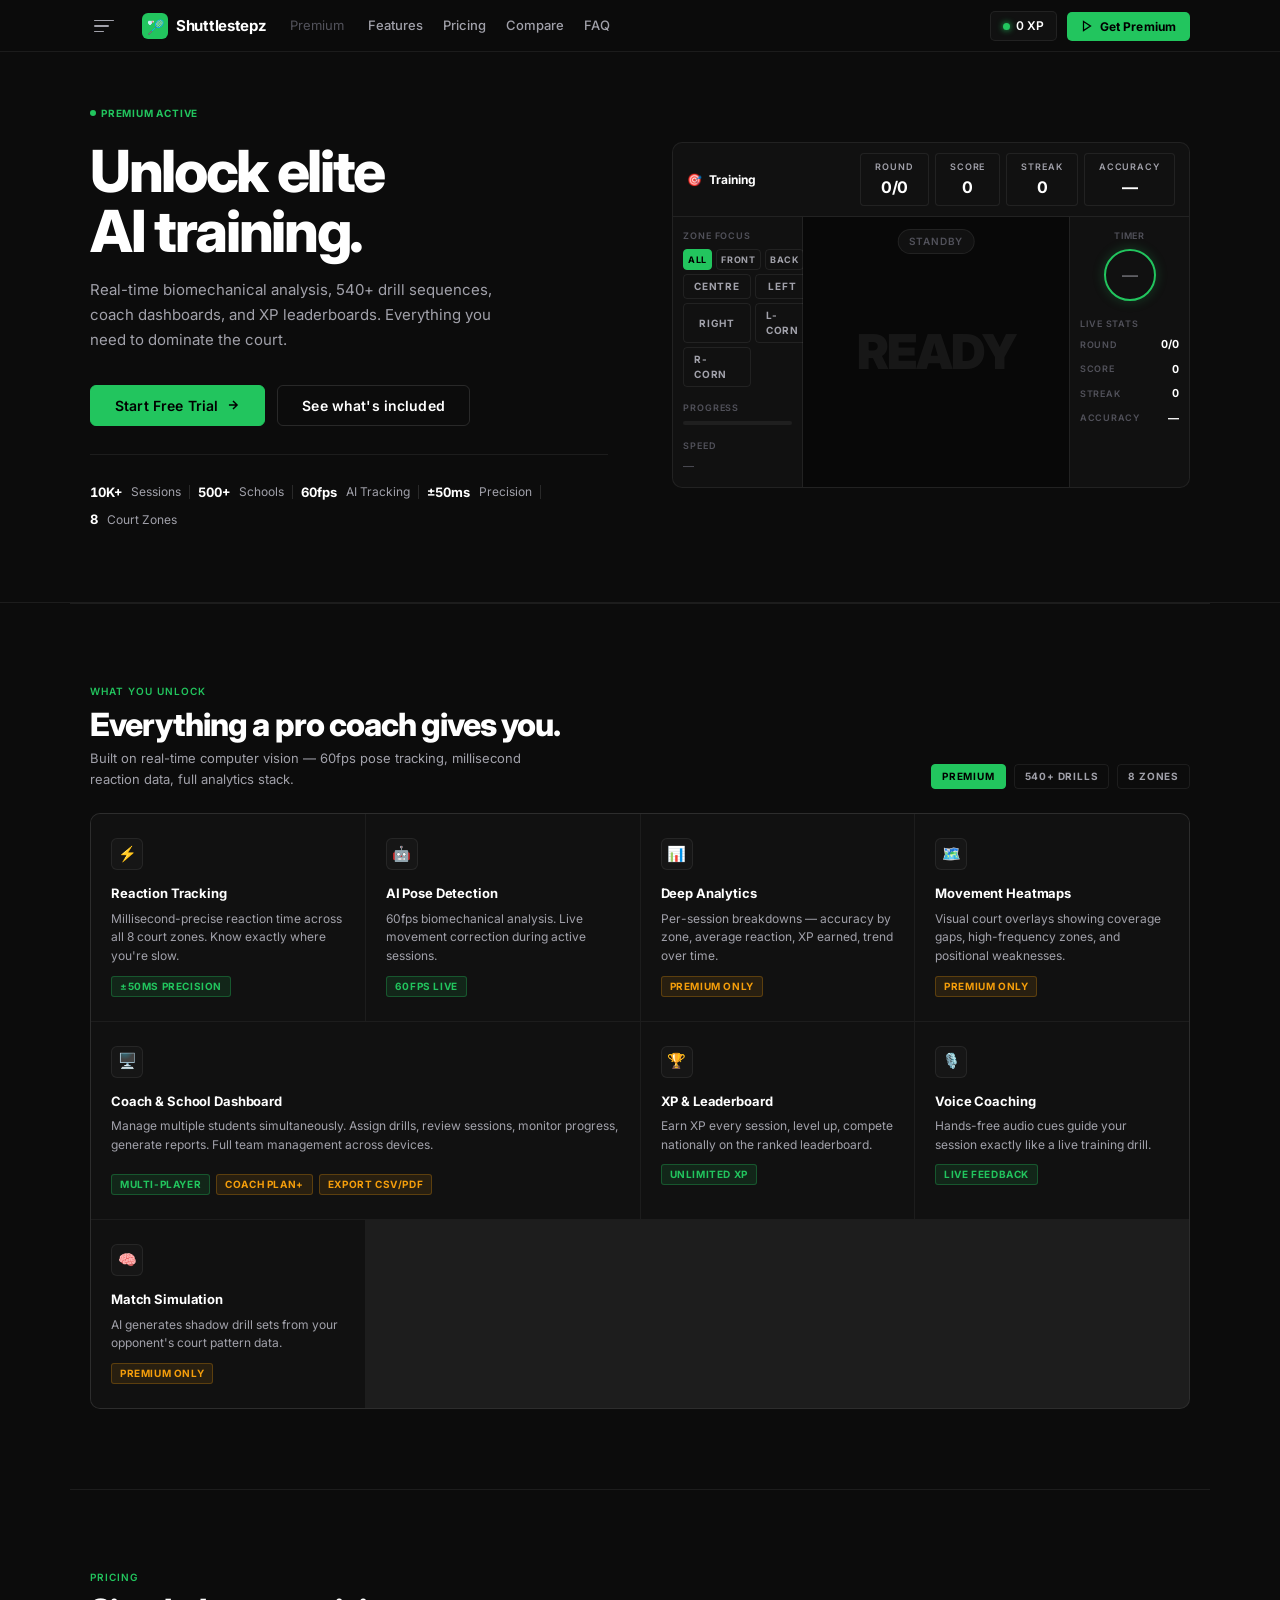
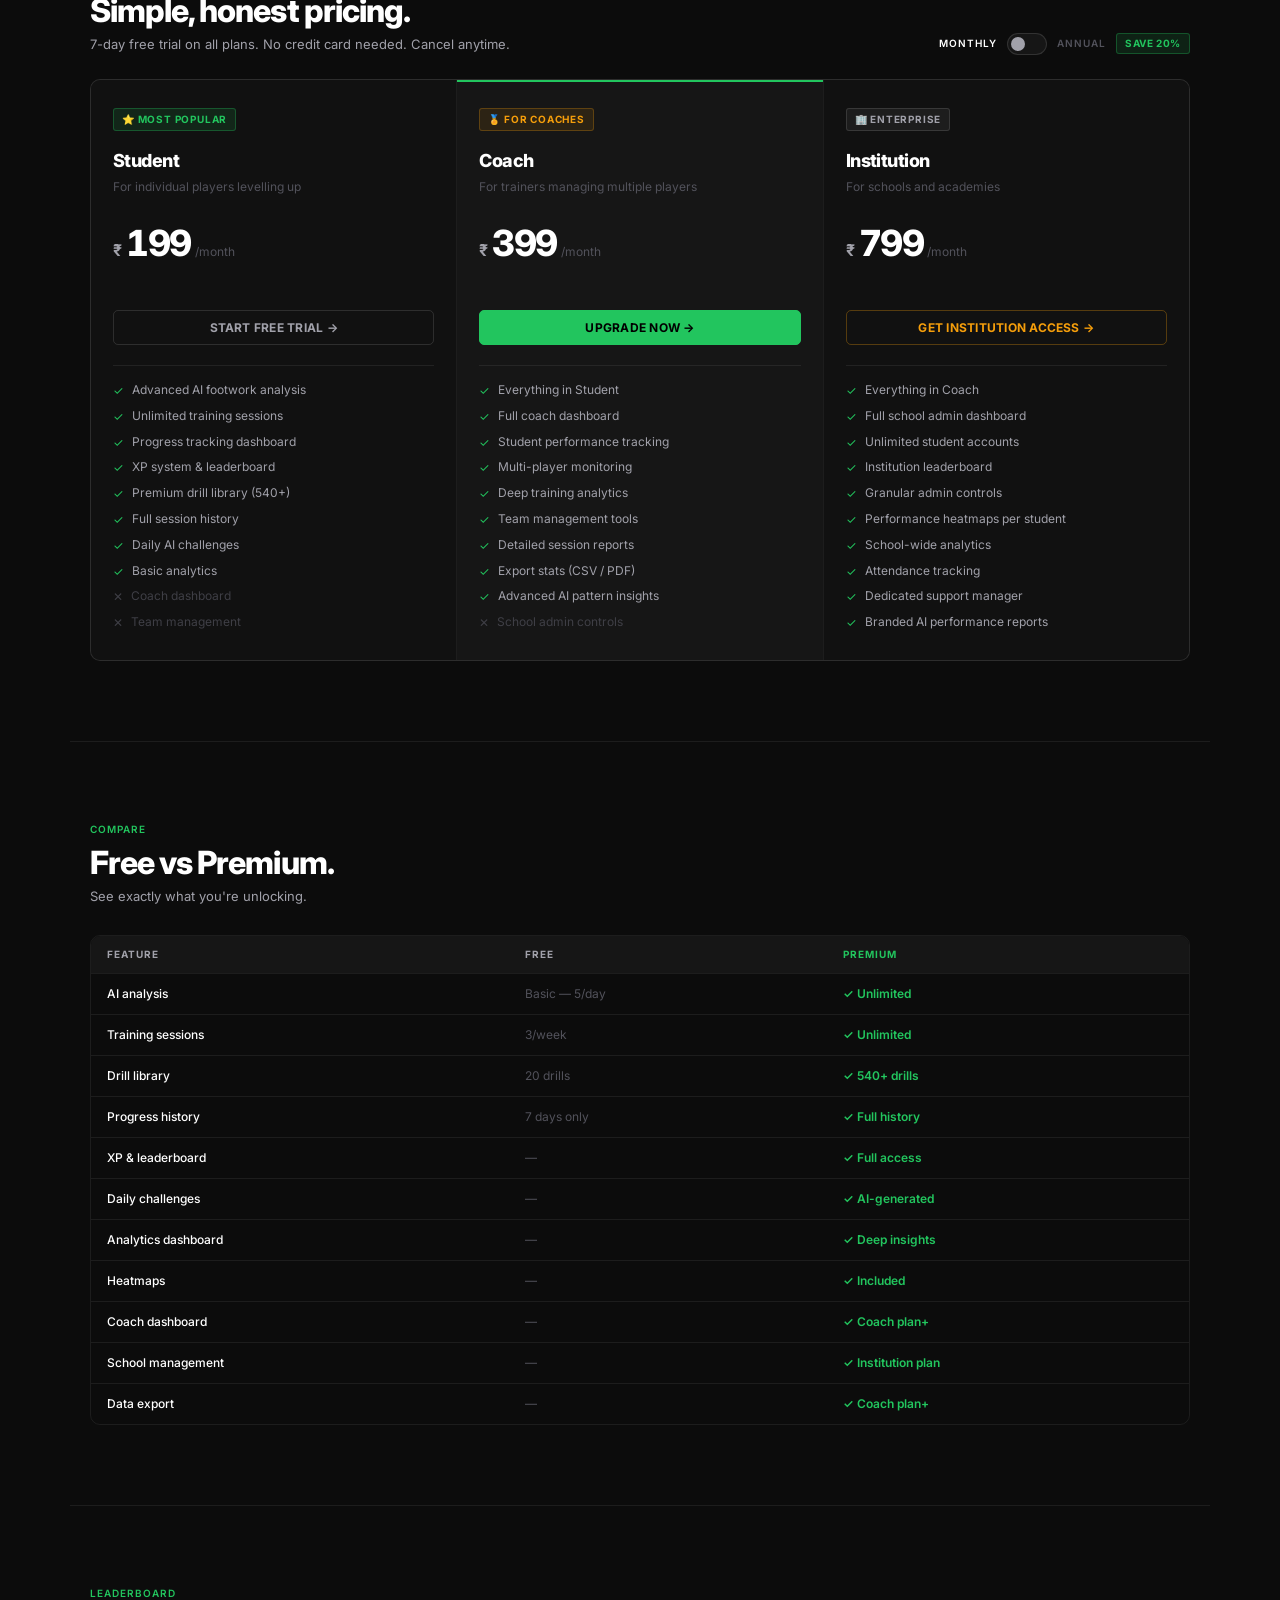
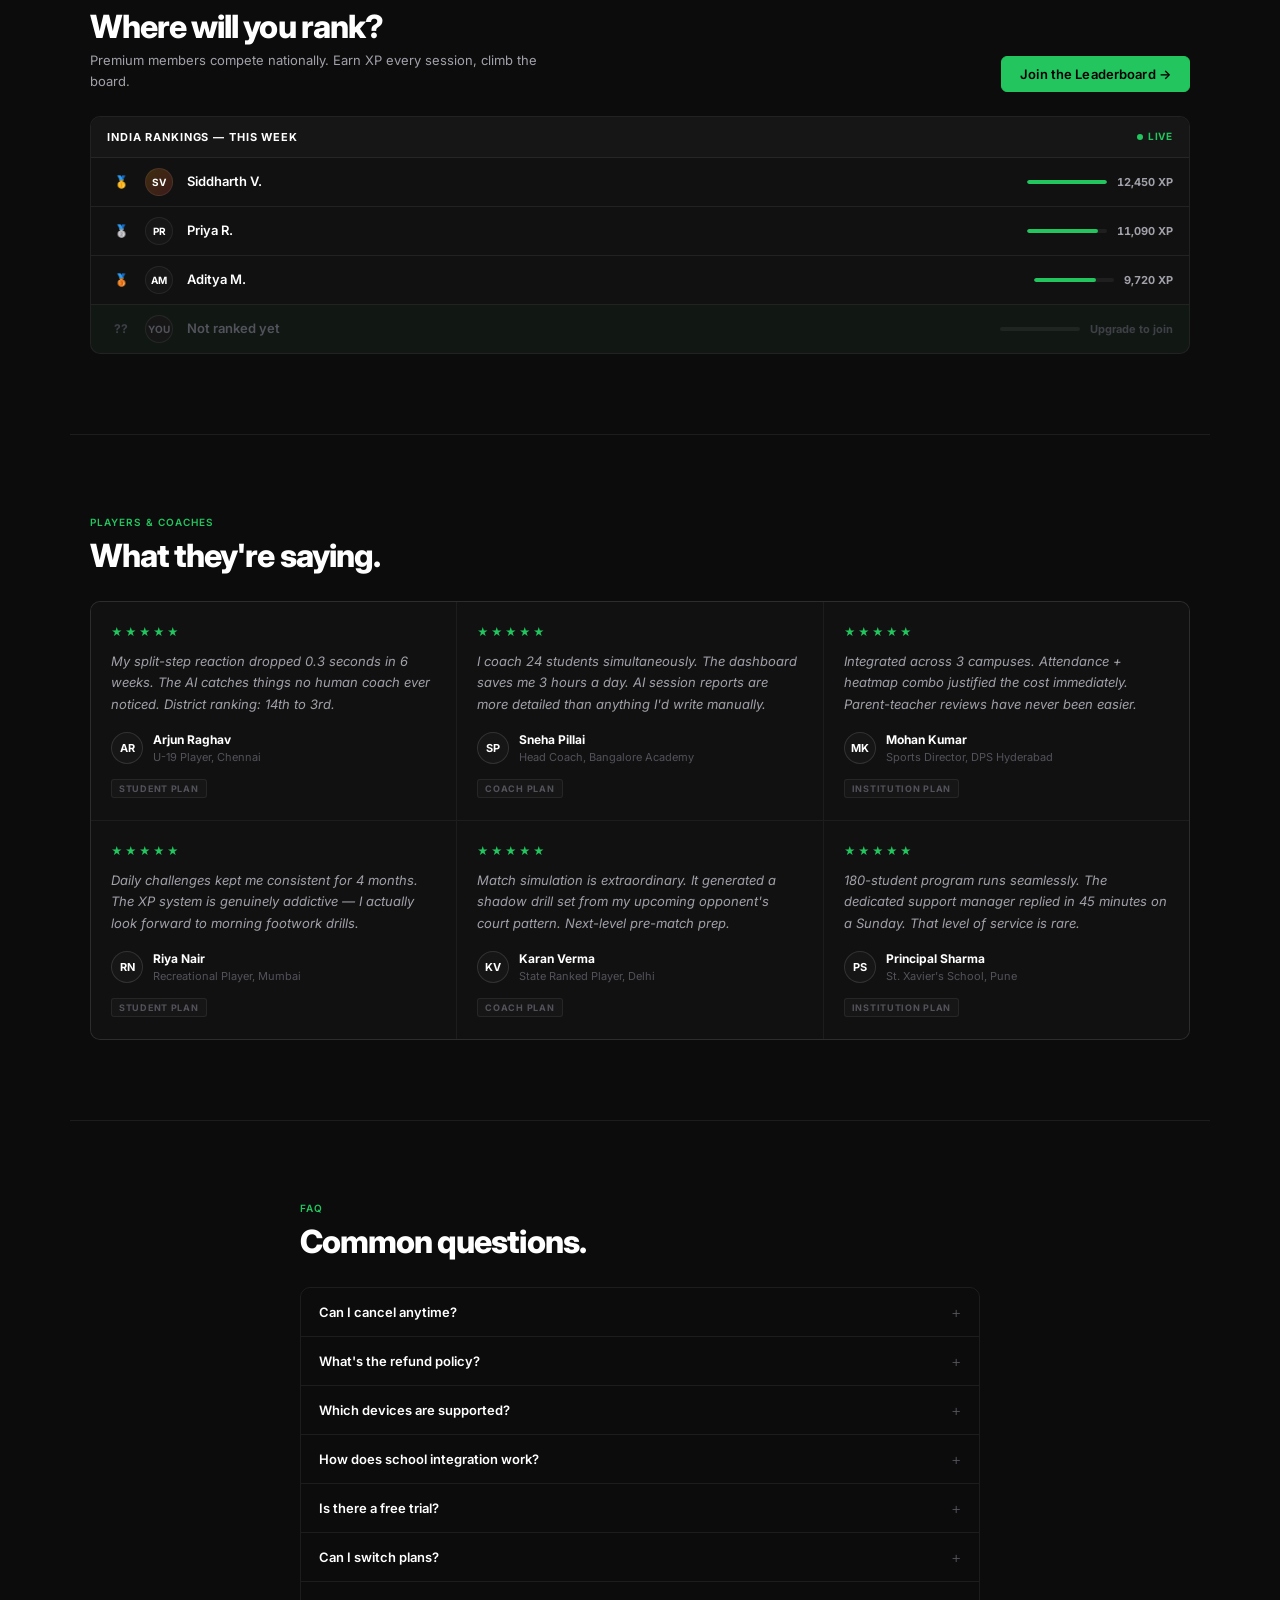
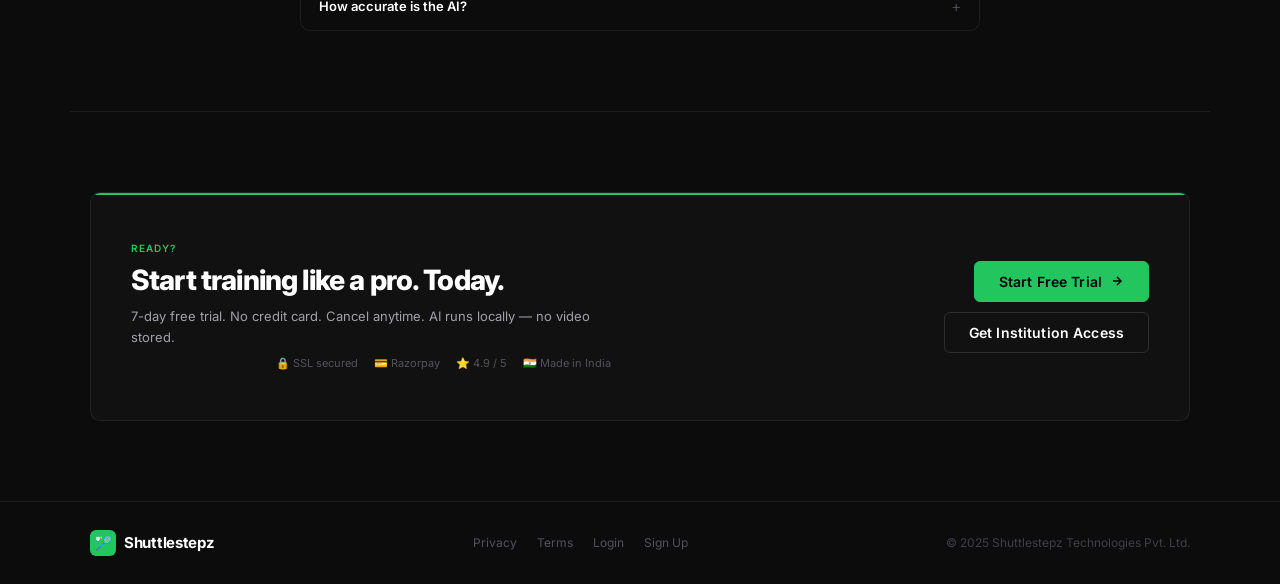
<file: premium.html>
<!DOCTYPE html>
<html lang="en">
<head>
<meta charset="UTF-8"/>
<meta name="viewport" content="width=device-width, initial-scale=1.0"/>
<title>Premium — Shuttlestepz</title>
<link rel="preconnect" href="https://fonts.googleapis.com"/>
<link href="https://fonts.googleapis.com/css2?family=Inter:wght@300;400;500;600;700;800;900&display=swap" rel="stylesheet"/>
<style>
/* =========================================================
   DESIGN TOKENS — extracted from app screenshot
   ========================================================= */
*,*::before,*::after{box-sizing:border-box;margin:0;padding:0}
:root{
  /* Backgrounds — very dark, almost black */
  --bg:       #0c0c0c;
  --bg-panel: #111111;
  --bg-card:  #131313;
  --bg-card2: #161616;
  --bg-hover: #1a1a1a;

  /* Borders — exact from app */
  --border:   rgba(255,255,255,0.07);
  --border-hi:rgba(255,255,255,0.12);

  /* Accents — exact colors from screenshot */
  --green:    #22c55e;   /* XP, Start Training, active button, timer ring */
  --green-bg: rgba(34,197,94,0.12);
  --green-border: rgba(34,197,94,0.3);
  --red:      #ef4444;   /* Stop button */
  --red-bg:   rgba(239,68,68,0.12);
  --red-border:rgba(239,68,68,0.3);
  --amber:    #f59e0b;   /* Standby */
  --amber-bg: rgba(245,158,11,0.1);

  /* Text */
  --t1: #ffffff;
  --t2: #a1a1aa;   /* muted labels like ZONE FOCUS, LIVE STATS */
  --t3: #52525b;   /* very muted */
  --t4: #3f3f46;   /* disabled/placeholder */

  --font:'Inter',-apple-system,BlinkMacSystemFont,sans-serif;
  --r:6px;
  --r-sm:4px;
  --ease:cubic-bezier(0.4,0,0.2,1);
}

html{scroll-behavior:smooth}
body{
  background:var(--bg);color:var(--t1);
  font-family:var(--font);font-size:14px;
  line-height:1.5;overflow-x:hidden;
}
::-webkit-scrollbar{width:4px}
::-webkit-scrollbar-track{background:var(--bg)}
::-webkit-scrollbar-thumb{background:rgba(255,255,255,0.1);border-radius:4px}
/* Sit above canvas */
nav,section,.sec,.hero,footer{position:relative;z-index:1}


/* =========================================================
   LABEL STYLE — ALL CAPS tracked, like "ZONE FOCUS", "LIVE STATS"
   ========================================================= */
.label{
  font-size:10px;font-weight:600;letter-spacing:0.1em;
  text-transform:uppercase;color:var(--t2);
}

/* =========================================================
   NAV — exact match to app topbar
   ========================================================= */
nav{
  position:fixed;top:0;left:0;right:0;z-index:900;
  background:rgba(12,12,12,0.96);
  backdrop-filter:blur(12px);
  -webkit-backdrop-filter:blur(12px);
  border-bottom:1px solid var(--border);
  height:52px;
}
.nav-inner{
  max-width:1140px;margin:0 auto;
  padding:0 20px;height:52px;
  display:flex;align-items:center;gap:24px;
}

/* Hamburger icon — matches app */
.nav-menu-icon{
  display:flex;flex-direction:column;justify-content:center;
  gap:4px;width:28px;height:28px;
  background:none;border:none;cursor:pointer;padding:4px;
  flex-shrink:0;
}
.nav-menu-icon span{
  display:block;height:1.5px;
  background:var(--t2);border-radius:2px;transition:0.2s;
}
.nav-menu-icon span:nth-child(1){width:100%}
.nav-menu-icon span:nth-child(2){width:75%}
.nav-menu-icon span:nth-child(3){width:50%}

/* Logo — green leaf icon + wordmark */
.nav-logo{
  display:flex;align-items:center;gap:8px;
  text-decoration:none;flex-shrink:0;
}
.nav-logo-icon{
  width:26px;height:26px;
  background:var(--green);border-radius:6px;
  display:flex;align-items:center;justify-content:center;
  font-size:14px;
}
.nav-logo-text{
  font-size:15px;font-weight:700;color:var(--t1);
  letter-spacing:-0.02em;
}
.nav-page-label{
  font-size:13px;color:var(--t3);
  font-weight:400;
}

.nav-right{display:flex;align-items:center;gap:10px;margin-left:auto}

/* XP badge — green dot + "0 XP" — from app top-right */
.xp-badge{
  display:flex;align-items:center;gap:6px;
  background:var(--bg-panel);
  border:1px solid var(--border);
  padding:5px 12px;border-radius:5px;
  font-size:12px;font-weight:600;color:var(--t1);
}
.xp-dot{
  width:7px;height:7px;border-radius:50%;
  background:var(--green);
  box-shadow:0 0 6px var(--green);
}

/* Green "Start Training" style CTA button */
.btn-green{
  display:inline-flex;align-items:center;gap:7px;
  background:var(--green);color:#000;
  border:none;padding:7px 14px;border-radius:5px;
  font-family:var(--font);font-size:12px;font-weight:700;
  letter-spacing:0.01em;cursor:pointer;
  transition:opacity 0.2s,transform 0.15s var(--ease);
}
.btn-green:hover{opacity:0.88;transform:translateY(-1px)}
.btn-green svg{width:12px;height:12px}

/* Nav links */
.nav-links{display:flex;gap:20px}
.nav-links a{
  font-size:13px;font-weight:500;color:var(--t2);
  text-decoration:none;transition:color 0.15s;
}
.nav-links a:hover{color:var(--t1)}

/* Mobile menu */
.mob-menu{
  display:none;flex-direction:column;
  background:rgba(12,12,12,0.98);
  border-bottom:1px solid var(--border);
  padding:12px 20px 16px;gap:10px;
}
.mob-menu a{font-size:14px;color:var(--t2);text-decoration:none;padding:4px 0}
.mob-menu.open{display:flex}

/* =========================================================
   BUTTONS — compact, angular, from the app
   ========================================================= */
.btn{
  display:inline-flex;align-items:center;gap:8px;
  padding:9px 18px;border-radius:var(--r);
  font-family:var(--font);font-size:13px;font-weight:600;
  cursor:pointer;border:1px solid transparent;
  transition:all 0.15s var(--ease);text-decoration:none;
  letter-spacing:0.01em;white-space:nowrap;
}
.btn-primary{
  background:var(--green);color:#000;border-color:var(--green);
}
.btn-primary:hover{opacity:0.87;transform:translateY(-1px)}
.btn-ghost{
  background:transparent;color:var(--t1);
  border-color:var(--border-hi);
}
.btn-ghost:hover{background:var(--bg-hover);border-color:rgba(255,255,255,0.2)}
.btn-lg{padding:11px 24px;font-size:14px}
.btn svg{width:14px;height:14px;flex-shrink:0}
.btn:hover svg{transform:translateX(2px);transition:transform 0.15s}

/* =========================================================
   ZONE BUTTON STYLE — from the "ALL / FRONT / BACK" grid
   ========================================================= */
.zone-tag{
  display:inline-flex;align-items:center;justify-content:center;
  padding:4px 10px;border-radius:4px;
  font-size:10px;font-weight:700;letter-spacing:0.08em;
  text-transform:uppercase;cursor:default;
  border:1px solid var(--border);color:var(--t2);
  background:transparent;
}
.zone-tag.active{
  background:var(--green);color:#000;border-color:var(--green);
}

/* =========================================================
   STAT CHIP — "ROUND 0/0", "SCORE 0" style from app
   ========================================================= */
.stat-chip{
  display:flex;flex-direction:column;align-items:center;
  padding:6px 14px;
  border:1px solid var(--border);border-radius:var(--r-sm);
  background:var(--bg-panel);
  gap:2px;
}
.stat-chip .chip-label{
  font-size:9px;font-weight:600;letter-spacing:0.1em;
  text-transform:uppercase;color:var(--t2);
}
.stat-chip .chip-val{
  font-size:16px;font-weight:700;color:var(--t1);
  letter-spacing:-0.02em;
}

/* =========================================================
   LAYOUT
   ========================================================= */
.wrap{max-width:1140px;margin:0 auto;padding:0 20px}
section{position:relative;z-index:1}

/* section spacing */
.sec{padding:80px 0}

/* =========================================================
   HERO
   ========================================================= */
.hero{
  padding-top:100px;padding-bottom:72px;
  border-bottom:1px solid var(--border);
}
.hero-grid{
  display:grid;grid-template-columns:1fr 1fr;
  gap:64px;align-items:center;
}
.hero-eyebrow{
  display:inline-flex;align-items:center;gap:8px;
  margin-bottom:20px;
}
.hero-eyebrow-text{
  font-size:11px;font-weight:600;letter-spacing:0.1em;
  text-transform:uppercase;color:var(--green);
}
.hero h1{
  font-size:clamp(36px,5vw,58px);
  font-weight:800;letter-spacing:-0.04em;
  line-height:1.05;margin-bottom:16px;
  color:var(--t1);
}
.hero h1 .dim{color:var(--t3)}
.hero-sub{
  font-size:15px;color:var(--t2);
  line-height:1.65;margin-bottom:32px;
  max-width:440px;
}
.hero-actions{display:flex;align-items:center;gap:12px;flex-wrap:wrap}

/* Stats row — like the "60fps · ±50ms · 8 zones" line */
.stats-row{
  display:flex;align-items:center;gap:8px;
  flex-wrap:wrap;margin-top:28px;padding-top:28px;
  border-top:1px solid var(--border);
}
.stats-row .stat-item{
  display:flex;align-items:center;gap:6px;
  font-size:12px;color:var(--t2);
}
.stats-row .stat-item .val{
  font-size:13px;font-weight:700;color:var(--t1);
  font-variant-numeric:tabular-nums;
}
.stats-sep{width:1px;height:14px;background:var(--border-hi)}

/* Hero right — Training panel mockup */
.hero-panel{
  background:var(--bg-panel);
  border:1px solid var(--border);
  border-radius:10px;
  overflow:hidden;
}
.panel-topbar{
  display:flex;align-items:center;justify-content:space-between;
  padding:10px 14px;
  border-bottom:1px solid var(--border);
}
.panel-title{
  display:flex;align-items:center;gap:7px;
  font-size:12px;font-weight:700;color:var(--t1);
}
.panel-title-icon{font-size:12px}
.panel-chip-row{display:flex;gap:6px;align-items:center}

.panel-body{
  display:flex;min-height:240px;
}
.panel-sidebar{
  width:130px;flex-shrink:0;
  border-right:1px solid var(--border);
  padding:12px 10px;
  display:flex;flex-direction:column;gap:14px;
}
.sidebar-section-label{
  font-size:9px;font-weight:600;letter-spacing:0.1em;
  text-transform:uppercase;color:var(--t3);
  margin-bottom:6px;
}
.zone-grid{
  display:grid;grid-template-columns:repeat(3,1fr);
  gap:4px;
}
.zone-grid .zone-tag{width:100%;font-size:9px;padding:3px 4px}
.zone-grid-2{
  display:grid;grid-template-columns:1fr 1fr;
  gap:4px;margin-top:4px;
}

.panel-main{
  flex:1;
  background:#080808;
  display:flex;align-items:center;justify-content:center;
  position:relative;
}
.panel-standby{
  background:rgba(255,255,255,0.04);
  border:1px solid var(--border);
  padding:4px 10px;border-radius:100px;
  font-size:10px;font-weight:600;letter-spacing:0.08em;
  color:var(--t3);text-transform:uppercase;
  position:absolute;top:12px;left:50%;transform:translateX(-50%);
}
.panel-ready{
  font-size:48px;font-weight:900;
  letter-spacing:-0.03em;color:var(--t1);
  opacity:0.06;
}

.panel-right{
  width:120px;flex-shrink:0;
  border-left:1px solid var(--border);
  padding:12px 10px;
  display:flex;flex-direction:column;gap:16px;
}
.timer-ring-wrap{display:flex;flex-direction:column;align-items:center;gap:6px}
.timer-ring-label{font-size:9px;font-weight:600;letter-spacing:0.1em;text-transform:uppercase;color:var(--t3)}
.timer-ring{
  width:52px;height:52px;border-radius:50%;
  border:2px solid var(--green);
  display:flex;align-items:center;justify-content:center;
  box-shadow:0 0 12px rgba(34,197,94,0.25);
  font-size:16px;font-weight:300;color:var(--t2);
}
.live-stats-section{display:flex;flex-direction:column;gap:8px}
.live-stat-row{
  display:flex;justify-content:space-between;align-items:center;
}
.live-stat-row .ls-label{font-size:9px;font-weight:600;letter-spacing:0.08em;text-transform:uppercase;color:var(--t3)}
.live-stat-row .ls-val{font-size:11px;font-weight:700;color:var(--t1);font-variant-numeric:tabular-nums}

/* =========================================================
   FEATURES GRID
   ========================================================= */
.features-grid{
  display:grid;grid-template-columns:repeat(4,1fr);
  gap:1px;
  border:1px solid var(--border);border-radius:10px;
  overflow:hidden;background:var(--border);
}
.feat-card{
  background:var(--bg-panel);
  padding:24px 20px;
  transition:background 0.15s;
  cursor:default;
}
.feat-card:hover{background:var(--bg-card2)}
.feat-card-wide{grid-column:span 2}
.feat-icon{
  width:32px;height:32px;border-radius:6px;
  background:var(--bg-card2);
  border:1px solid var(--border);
  display:flex;align-items:center;justify-content:center;
  font-size:15px;margin-bottom:14px;
  flex-shrink:0;
}
.feat-card h3{
  font-size:13px;font-weight:700;
  color:var(--t1);margin-bottom:6px;
  letter-spacing:-0.01em;
}
.feat-card p{font-size:12px;color:var(--t2);line-height:1.55}
.feat-tag{
  display:inline-block;margin-top:10px;
  padding:2px 8px;border-radius:3px;
  font-size:10px;font-weight:700;letter-spacing:0.06em;
  text-transform:uppercase;
  background:var(--green-bg);color:var(--green);
  border:1px solid var(--green-border);
}
.feat-tag.amber{background:var(--amber-bg);color:var(--amber);border-color:rgba(245,158,11,0.25)}

/* =========================================================
   PRICING
   ========================================================= */
.billing-row{
  display:flex;align-items:center;gap:10px;
  margin-bottom:32px;
}
.billing-row .label{color:var(--t3)}
.billing-row .label.active{color:var(--t1)}
.toggle-wrap{position:relative;width:40px;height:22px}
.toggle-wrap input{opacity:0;width:0;height:0;position:absolute}
.toggle-track{
  position:absolute;inset:0;border-radius:100px;
  background:var(--bg-card2);border:1px solid var(--border-hi);
  cursor:pointer;transition:background 0.2s;
}
.toggle-track::after{
  content:'';position:absolute;
  width:14px;height:14px;top:3px;left:3px;
  background:var(--t2);border-radius:50%;
  transition:transform 0.2s var(--ease);
}
.toggle-wrap input:checked+.toggle-track{background:var(--green);border-color:var(--green)}
.toggle-wrap input:checked+.toggle-track::after{transform:translateX(18px);background:#000}
.save-pill{
  background:var(--green-bg);color:var(--green);
  border:1px solid var(--green-border);
  padding:2px 8px;border-radius:3px;
  font-size:10px;font-weight:700;letter-spacing:0.06em;text-transform:uppercase;
}

.pricing-grid{
  display:grid;grid-template-columns:repeat(3,1fr);
  gap:1px;background:var(--border);
  border:1px solid var(--border);border-radius:10px;overflow:hidden;
}
.price-card{
  background:var(--bg-panel);
  padding:28px 22px;
  display:flex;flex-direction:column;
  transition:background 0.15s;
  position:relative;
}
.price-card:hover{background:var(--bg-card2)}
.price-card.featured{
  background:var(--bg-card2);
}
/* green top line for featured */
.price-card.featured::before{
  content:'';
  position:absolute;top:0;left:0;right:0;height:2px;
  background:var(--green);
}

.plan-badge{
  display:inline-flex;align-items:center;gap:5px;
  padding:3px 8px;border-radius:3px;
  font-size:10px;font-weight:700;letter-spacing:0.08em;
  text-transform:uppercase;margin-bottom:16px;
  align-self:flex-start;
}
.plan-badge.popular{background:var(--green-bg);color:var(--green);border:1px solid var(--green-border)}
.plan-badge.coach{background:rgba(245,158,11,0.1);color:var(--amber);border:1px solid rgba(245,158,11,0.25)}
.plan-badge.enterprise{background:rgba(255,255,255,0.05);color:var(--t2);border:1px solid var(--border-hi)}

.plan-name{
  font-size:18px;font-weight:800;letter-spacing:-0.03em;
  color:var(--t1);margin-bottom:4px;
}
.plan-desc{font-size:12px;color:var(--t3);margin-bottom:20px}

.plan-price{
  display:flex;align-items:baseline;gap:4px;
  margin-bottom:4px;
}
.plan-price .curr{font-size:16px;font-weight:700;color:var(--t2)}
.plan-price .amt{
  font-size:36px;font-weight:800;
  letter-spacing:-0.04em;color:var(--t1);
  font-variant-numeric:tabular-nums;
  transition:all 0.2s var(--ease);
}
.plan-price .per{font-size:12px;color:var(--t3)}
.plan-annual-note{
  font-size:11px;color:var(--green);
  margin-bottom:20px;min-height:16px;
}

.plan-cta{
  width:100%;padding:9px;border-radius:5px;
  font-family:var(--font);font-size:12px;font-weight:700;
  letter-spacing:0.02em;text-transform:uppercase;
  cursor:pointer;border:1px solid;
  transition:all 0.15s;margin-bottom:20px;
  display:flex;align-items:center;justify-content:center;gap:6px;
}
.plan-cta.cta-primary{
  background:var(--green);color:#000;border-color:var(--green);
}
.plan-cta.cta-primary:hover{opacity:0.87}
.plan-cta.cta-ghost{
  background:transparent;color:var(--t2);border-color:var(--border-hi);
}
.plan-cta.cta-ghost:hover{color:var(--t1);border-color:rgba(255,255,255,0.2);background:var(--bg-hover)}
.plan-cta.cta-amber{
  background:transparent;color:var(--amber);border-color:rgba(245,158,11,0.3);
}
.plan-cta.cta-amber:hover{background:var(--amber-bg)}

.plan-divider{
  height:1px;background:var(--border);
  margin-bottom:16px;
}
.plan-features-list{
  list-style:none;display:flex;flex-direction:column;gap:8px;
  flex:1;
}
.plan-features-list li{
  display:flex;align-items:flex-start;gap:8px;
  font-size:12px;color:var(--t2);line-height:1.4;
}
.feat-check{color:var(--green);font-size:12px;margin-top:1px;flex-shrink:0}
.feat-cross{color:var(--t4);font-size:12px;margin-top:1px;flex-shrink:0}
.plan-features-list li.muted{color:var(--t4)}

/* =========================================================
   COMPARE TABLE
   ========================================================= */
.compare-wrap{
  border:1px solid var(--border);border-radius:10px;overflow:hidden;
}
.compare-table{width:100%;border-collapse:collapse}
.compare-table th,.compare-table td{
  padding:11px 16px;
  text-align:left;font-size:12px;
  border-bottom:1px solid var(--border);
}
.compare-table tr:last-child td{border-bottom:none}
.compare-table th{
  background:var(--bg-card2);
  font-size:10px;font-weight:700;letter-spacing:0.1em;
  text-transform:uppercase;color:var(--t2);
}
.compare-table th.col-premium{color:var(--green)}
.compare-table td{color:var(--t2)}
.compare-table td.col-free{color:var(--t3)}
.compare-table td.col-premium{color:var(--green);font-weight:600}
.compare-table .feature-name{color:var(--t1);font-weight:500}
.compare-table tr:hover td{background:rgba(255,255,255,0.015)}

/* =========================================================
   TESTIMONIALS
   ========================================================= */
.testi-grid{
  display:grid;grid-template-columns:repeat(3,1fr);
  gap:1px;background:var(--border);
  border:1px solid var(--border);border-radius:10px;overflow:hidden;
}
.testi-card{
  background:var(--bg-panel);
  padding:22px 20px;
  transition:background 0.15s;
}
.testi-card:hover{background:var(--bg-card2)}
.testi-stars{color:var(--green);font-size:11px;letter-spacing:2px;margin-bottom:10px}
.testi-quote{
  font-size:13px;color:var(--t2);
  line-height:1.65;margin-bottom:16px;
  font-style:italic;
}
.testi-author{display:flex;align-items:center;gap:10px;margin-bottom:10px}
.testi-avatar{
  width:32px;height:32px;border-radius:50%;
  background:var(--bg-card2);border:1px solid var(--border-hi);
  display:flex;align-items:center;justify-content:center;
  font-size:11px;font-weight:700;color:var(--t1);
  flex-shrink:0;
}
.testi-name{font-size:12px;font-weight:700;color:var(--t1)}
.testi-role{font-size:11px;color:var(--t3)}
.plan-used-tag{
  display:inline-block;
  padding:2px 7px;border-radius:3px;
  font-size:9px;font-weight:700;letter-spacing:0.08em;text-transform:uppercase;
  background:var(--bg-card2);color:var(--t3);border:1px solid var(--border);
}

/* =========================================================
   FAQ
   ========================================================= */
.faq-list{
  border:1px solid var(--border);border-radius:10px;overflow:hidden;
  display:flex;flex-direction:column;
}
.faq-item{border-bottom:1px solid var(--border)}
.faq-item:last-child{border-bottom:none}
.faq-q{
  width:100%;display:flex;align-items:center;justify-content:space-between;
  padding:14px 18px;background:none;border:none;cursor:pointer;
  font-family:var(--font);font-size:13px;font-weight:600;
  color:var(--t1);text-align:left;gap:16px;
  transition:background 0.15s;
}
.faq-q:hover{background:var(--bg-panel)}
.faq-q.open{background:var(--bg-panel);color:var(--green)}
.faq-icon{
  font-size:16px;color:var(--t3);font-weight:300;
  flex-shrink:0;transition:transform 0.2s var(--ease),color 0.15s;
}
.faq-q.open .faq-icon{transform:rotate(45deg);color:var(--green)}
.faq-a{
  display:none;padding:0 18px 14px;
  font-size:13px;color:var(--t2);line-height:1.65;
  background:var(--bg-panel);
}
.faq-a.open{display:block}

/* =========================================================
   LEADERBOARD
   ========================================================= */
.lb-panel{
  background:var(--bg-panel);
  border:1px solid var(--border);
  border-radius:10px;overflow:hidden;
}
.lb-header{
  display:flex;align-items:center;justify-content:space-between;
  padding:12px 16px;
  border-bottom:1px solid var(--border);
  background:var(--bg-card2);
}
.lb-header-title{
  font-size:11px;font-weight:700;letter-spacing:0.08em;
  text-transform:uppercase;color:var(--t1);
}
.lb-live-badge{
  display:flex;align-items:center;gap:5px;
  font-size:10px;font-weight:700;letter-spacing:0.08em;
  text-transform:uppercase;color:var(--green);
}
.lb-live-dot{
  width:6px;height:6px;border-radius:50%;background:var(--green);
  animation:blink-dot 1.8s ease-in-out infinite;
}
@keyframes blink-dot{0%,100%{opacity:1;box-shadow:0 0 4px var(--green)}50%{opacity:0.4;box-shadow:none}}

.lb-row{
  display:grid;grid-template-columns:28px 32px 1fr auto auto;
  align-items:center;gap:10px;
  padding:10px 16px;
  border-bottom:1px solid var(--border);
  transition:background 0.15s;
}
.lb-row:last-child{border-bottom:none}
.lb-row:hover{background:var(--bg-card2)}
.lb-row.you-row{background:rgba(34,197,94,0.04)}

.lb-rank{font-size:12px;font-weight:700;color:var(--t3);text-align:center;font-variant-numeric:tabular-nums}
.lb-av{
  width:28px;height:28px;border-radius:50%;
  background:var(--bg-card2);border:1px solid var(--border);
  display:flex;align-items:center;justify-content:center;
  font-size:10px;font-weight:700;color:var(--t1);
}
.lb-name{font-size:13px;font-weight:600;color:var(--t1)}
.lb-bar-wrap{height:4px;background:rgba(255,255,255,0.06);border-radius:2px;overflow:hidden;width:80px}
.lb-bar{height:100%;border-radius:2px;background:var(--green);transition:width 1.5s ease}
.lb-xp{font-size:11px;font-weight:700;color:var(--t2);font-variant-numeric:tabular-nums;text-align:right;white-space:nowrap}

.lb-you-label{
  grid-column:1/-1;
  font-size:11px;color:var(--t3);
  padding:8px 16px;
  border-top:1px solid var(--border);
  background:var(--bg-card2);
  text-align:center;
}

/* =========================================================
   FINAL CTA
   ========================================================= */
.final-cta-panel{
  background:var(--bg-panel);
  border:1px solid var(--border);border-radius:10px;
  padding:48px 40px;
  display:flex;align-items:center;justify-content:space-between;
  gap:40px;
  position:relative;overflow:hidden;
}
.final-cta-panel::before{
  content:'';
  position:absolute;top:0;left:0;right:0;height:2px;
  background:var(--green);
}
.final-cta-left{max-width:480px}
.final-cta-left h2{
  font-size:28px;font-weight:800;letter-spacing:-0.03em;
  color:var(--t1);line-height:1.2;margin-bottom:8px;
}
.final-cta-left p{font-size:13px;color:var(--t2);line-height:1.6}
.final-cta-right{
  display:flex;flex-direction:column;gap:10px;
  align-items:flex-end;flex-shrink:0;
}
.trust-list{
  display:flex;gap:16px;flex-wrap:wrap;
  justify-content:flex-end;margin-top:8px;
}
.trust-item{font-size:11px;color:var(--t3)}

/* =========================================================
   SECTION HEADER
   ========================================================= */
.sec-head{margin-bottom:28px}
.sec-head h2{
  font-size:clamp(22px,3vw,32px);
  font-weight:800;letter-spacing:-0.03em;
  color:var(--t1);line-height:1.1;margin-bottom:6px;
}
.sec-head p{font-size:13px;color:var(--t2);max-width:480px;line-height:1.6}
.sec-head-row{
  display:flex;align-items:flex-end;
  justify-content:space-between;gap:20px;
  flex-wrap:wrap;
}

/* =========================================================
   DIVIDER
   ========================================================= */
.sec-divider{
  height:1px;background:var(--border);
  max-width:1140px;margin:0 auto;
}

/* =========================================================
   MODAL
   ========================================================= */
.modal-overlay{
  position:fixed;inset:0;z-index:9999;
  background:rgba(0,0,0,0.85);
  backdrop-filter:blur(8px);
  display:flex;align-items:center;justify-content:center;
  padding:16px;opacity:0;pointer-events:none;
  transition:opacity 0.2s var(--ease);
}
.modal-overlay.open{opacity:1;pointer-events:all}
.modal{
  background:var(--bg-panel);
  border:1px solid var(--border-hi);
  border-radius:10px;
  width:100%;max-width:420px;
  padding:28px;
  transform:scale(0.95) translateY(10px);
  transition:transform 0.25s cubic-bezier(0.34,1.56,0.64,1);
  position:relative;
}
.modal-overlay.open .modal{transform:scale(1) translateY(0)}
.modal-close{
  position:absolute;top:12px;right:12px;
  background:none;border:none;color:var(--t3);
  cursor:pointer;font-size:18px;
  width:28px;height:28px;display:flex;
  align-items:center;justify-content:center;
  border-radius:4px;transition:background 0.15s,color 0.15s;
}
.modal-close:hover{background:var(--bg-card2);color:var(--t1)}

.modal h3{
  font-size:18px;font-weight:800;letter-spacing:-0.03em;
  color:var(--t1);margin-bottom:4px;
}
.modal-sub{font-size:12px;color:var(--t2);margin-bottom:20px}
.modal-plan-row{
  display:flex;align-items:center;justify-content:space-between;
  background:var(--bg-card2);border:1px solid var(--border);
  border-radius:6px;padding:10px 14px;margin-bottom:16px;
}
.modal-plan-name{font-size:13px;font-weight:700;color:var(--t1)}
.modal-plan-price{font-size:13px;font-weight:700;color:var(--green)}
.modal-plan-trial{font-size:10px;font-weight:600;letter-spacing:0.06em;text-transform:uppercase;color:var(--t3);margin-top:2px}

.modal-input{
  width:100%;background:var(--bg-card2);
  border:1px solid var(--border);color:var(--t1);
  padding:9px 12px;border-radius:5px;
  font-family:var(--font);font-size:13px;
  outline:none;transition:border-color 0.15s;
  margin-bottom:8px;
}
.modal-input:focus{border-color:var(--green)}
.modal-input::placeholder{color:var(--t4)}
.modal-row{display:grid;grid-template-columns:1fr 1fr;gap:8px}
.modal-row .modal-input{margin-bottom:0}
.modal-btn{
  width:100%;margin-top:12px;padding:10px;
  background:var(--green);color:#000;
  border:none;border-radius:5px;
  font-family:var(--font);font-size:13px;font-weight:700;
  letter-spacing:0.02em;text-transform:uppercase;
  cursor:pointer;transition:opacity 0.15s;
}
.modal-btn:hover{opacity:0.87}
.modal-note{font-size:11px;color:var(--t3);text-align:center;margin-top:10px}

.modal-step{display:flex;flex-direction:column}
.modal-step.hidden{display:none}

/* Success step */
.success-ring{
  width:64px;height:64px;border-radius:50%;
  border:2px solid var(--green);
  display:flex;align-items:center;justify-content:center;
  margin:8px auto 16px;
  box-shadow:0 0 20px rgba(34,197,94,0.2);
}
.checkmark-svg{width:28px;height:28px}
.checkmark-circle{stroke-dasharray:166;stroke-dashoffset:166;stroke:var(--green);stroke-width:2;animation:stroke 0.5s ease forwards}
.checkmark-check{stroke-dasharray:48;stroke-dashoffset:48;stroke:var(--green);stroke-width:2.5;stroke-linecap:round;animation:stroke 0.35s ease 0.45s forwards}
@keyframes stroke{to{stroke-dashoffset:0}}

.perk-list{display:flex;flex-direction:column;gap:6px;margin:12px 0}
.perk-row{
  display:flex;align-items:center;gap:8px;
  background:var(--bg-card2);border:1px solid var(--border);
  padding:7px 12px;border-radius:5px;
  font-size:12px;color:var(--t2);
}
.perk-row .check{color:var(--green);font-weight:700}

/* =========================================================
   RESPONSIVE
   ========================================================= */
@media(max-width:1024px){
  .hero-grid{grid-template-columns:1fr;gap:40px}
  .hero-panel{display:none}
  .features-grid{grid-template-columns:repeat(2,1fr)}
  .feat-card-wide{grid-column:span 1}
  .pricing-grid{grid-template-columns:1fr}
  .price-card.featured::before{height:0;top:auto;left:0;bottom:0;width:2px;height:100%}
  .testi-grid{grid-template-columns:repeat(2,1fr)}
  .final-cta-panel{flex-direction:column;padding:28px 24px}
  .final-cta-right{align-items:flex-start}
  .trust-list{justify-content:flex-start}
  .nav-links{display:none}
}
@media(max-width:640px){
  .features-grid{grid-template-columns:1fr}
  .testi-grid{grid-template-columns:1fr}
  .sec{padding:56px 0}
  .lb-bar-wrap{display:none}
  .modal-row{grid-template-columns:1fr}
}
</style>
</head>
<body>

<!-- =========================================================
     NAV
     ========================================================= -->
<canvas id="bgCanvas" style="position:fixed;inset:0;z-index:0;pointer-events:none;opacity:0.4"></canvas>
<nav id="nav">
  <div class="nav-inner">
    <button class="nav-menu-icon" aria-label="Menu" id="hamburger">
      <span></span><span></span><span></span>
    </button>

    <a href="https://shuttlestepz.github.io/Badminton-AI-trainer_V2/index.html" class="nav-logo">
      <div class="nav-logo-icon">🏸</div>
      <span class="nav-logo-text">Shuttlestepz</span>
    </a>
    <span class="nav-page-label">Premium</span>

    <div class="nav-links">
      <a href="#features">Features</a>
      <a href="#pricing">Pricing</a>
      <a href="#compare">Compare</a>
      <a href="#faq">FAQ</a>
    </div>

    <div class="nav-right">
      <div class="xp-badge">
        <span class="xp-dot"></span>
        0 XP
      </div>
      <button class="btn-green" onclick="openModal('student')">
        <svg viewBox="0 0 24 24" fill="none" stroke="currentColor" stroke-width="2.5"><polygon points="5 3 19 12 5 21 5 3"/></svg>
        Get Premium
      </button>
    </div>
  </div>
  <div class="mob-menu" id="mobMenu">
    <a href="#features" onclick="closeMob()">Features</a>
    <a href="#pricing" onclick="closeMob()">Pricing</a>
    <a href="#compare" onclick="closeMob()">Compare</a>
    <a href="#faq" onclick="closeMob()">FAQ</a>
  </div>
</nav>

<!-- =========================================================
     HERO
     ========================================================= -->
<section class="hero">
  <div class="wrap">
    <div class="hero-grid">

      <!-- Left -->
      <div>
        <div class="hero-eyebrow">
          <div class="lb-live-badge">
            <span class="lb-live-dot"></span>
            Premium Active
          </div>
        </div>

        <h1>
          Unlock elite<br/>
          AI training.
        </h1>
        <p class="hero-sub">
          Real-time biomechanical analysis, 540+ drill sequences, coach dashboards,
          and XP leaderboards. Everything you need to dominate the court.
        </p>

        <div class="hero-actions">
          <button class="btn btn-primary btn-lg" onclick="goTo('#pricing')">
            Start Free Trial
            <svg width="14" height="14" viewBox="0 0 24 24" fill="none" stroke="currentColor" stroke-width="2.5"><path d="M5 12h14M12 5l7 7-7 7"/></svg>
          </button>
          <button class="btn btn-ghost btn-lg" onclick="goTo('#features')">
            See what's included
          </button>
        </div>

        <div class="stats-row">
          <div class="stat-item"><span class="val">10K+</span>&nbsp;Sessions</div>
          <div class="stats-sep"></div>
          <div class="stat-item"><span class="val">500+</span>&nbsp;Schools</div>
          <div class="stats-sep"></div>
          <div class="stat-item"><span class="val">60fps</span>&nbsp;AI Tracking</div>
          <div class="stats-sep"></div>
          <div class="stat-item"><span class="val">±50ms</span>&nbsp;Precision</div>
          <div class="stats-sep"></div>
          <div class="stat-item"><span class="val">8</span>&nbsp;Court Zones</div>
        </div>
      </div>

      <!-- Right — Training panel mockup -->
      <div class="hero-panel">
        <div class="panel-topbar">
          <div class="panel-title">
            <span class="panel-title-icon">🎯</span>
            Training
          </div>
          <div class="panel-chip-row">
            <div class="stat-chip"><span class="chip-label">Round</span><span class="chip-val">0/0</span></div>
            <div class="stat-chip"><span class="chip-label">Score</span><span class="chip-val">0</span></div>
            <div class="stat-chip"><span class="chip-label">Streak</span><span class="chip-val">0</span></div>
            <div class="stat-chip"><span class="chip-label">Accuracy</span><span class="chip-val">—</span></div>
          </div>
        </div>

        <div class="panel-body">
          <!-- Sidebar -->
          <div class="panel-sidebar">
            <div>
              <div class="sidebar-section-label">Zone Focus</div>
              <div class="zone-grid">
                <span class="zone-tag active">ALL</span>
                <span class="zone-tag">FRONT</span>
                <span class="zone-tag">BACK</span>
              </div>
              <div class="zone-grid-2" style="margin-top:4px">
                <span class="zone-tag">CENTRE</span>
                <span class="zone-tag">LEFT</span>
                <span class="zone-tag">RIGHT</span>
                <span class="zone-tag">L-CORN</span>
                <span class="zone-tag">R-CORN</span>
              </div>
            </div>
            <div>
              <div class="sidebar-section-label">Progress</div>
              <div style="height:4px;background:rgba(255,255,255,0.06);border-radius:2px">
                <div style="height:100%;width:0%;background:var(--green);border-radius:2px"></div>
              </div>
            </div>
            <div>
              <div class="sidebar-section-label">Speed</div>
              <div style="font-size:11px;color:var(--t3)">—</div>
            </div>
          </div>

          <!-- Court area -->
          <div class="panel-main">
            <div class="panel-standby">STANDBY</div>
            <div class="panel-ready">READY</div>
          </div>

          <!-- Right sidebar -->
          <div class="panel-right">
            <div class="timer-ring-wrap">
              <div class="timer-ring-label">Timer</div>
              <div class="timer-ring">—</div>
            </div>
            <div>
              <div class="sidebar-section-label">Live Stats</div>
              <div class="live-stats-section">
                <div class="live-stat-row"><span class="ls-label">Round</span><span class="ls-val">0/0</span></div>
                <div class="live-stat-row"><span class="ls-label">Score</span><span class="ls-val">0</span></div>
                <div class="live-stat-row"><span class="ls-label">Streak</span><span class="ls-val">0</span></div>
                <div class="live-stat-row"><span class="ls-label">Accuracy</span><span class="ls-val">—</span></div>
              </div>
            </div>
          </div>
        </div>
      </div>

    </div>
  </div>
</section>

<div class="sec-divider"></div>

<!-- =========================================================
     FEATURES
     ========================================================= -->
<section class="sec" id="features">
  <div class="wrap">
    <div class="sec-head-row">
      <div class="sec-head" style="margin-bottom:0">
        <span class="label" style="color:var(--green);display:block;margin-bottom:8px">What you unlock</span>
        <h2>Everything a pro coach gives you.</h2>
        <p>Built on real-time computer vision — 60fps pose tracking, millisecond reaction data, full analytics stack.</p>
      </div>
      <div style="display:flex;align-items:center;gap:8px;flex-shrink:0">
        <div class="zone-tag active">Premium</div>
        <div class="zone-tag">540+ Drills</div>
        <div class="zone-tag">8 Zones</div>
      </div>
    </div>

    <div style="margin-top:24px" class="features-grid">

      <div class="feat-card">
        <div class="feat-icon">⚡</div>
        <h3>Reaction Tracking</h3>
        <p>Millisecond-precise reaction time across all 8 court zones. Know exactly where you're slow.</p>
        <span class="feat-tag">±50ms precision</span>
      </div>

      <div class="feat-card">
        <div class="feat-icon">🤖</div>
        <h3>AI Pose Detection</h3>
        <p>60fps biomechanical analysis. Live movement correction during active sessions.</p>
        <span class="feat-tag">60fps live</span>
      </div>

      <div class="feat-card">
        <div class="feat-icon">📊</div>
        <h3>Deep Analytics</h3>
        <p>Per-session breakdowns — accuracy by zone, average reaction, XP earned, trend over time.</p>
        <span class="feat-tag amber">Premium only</span>
      </div>

      <div class="feat-card">
        <div class="feat-icon">🗺️</div>
        <h3>Movement Heatmaps</h3>
        <p>Visual court overlays showing coverage gaps, high-frequency zones, and positional weaknesses.</p>
        <span class="feat-tag amber">Premium only</span>
      </div>

      <div class="feat-card feat-card-wide">
        <div class="feat-icon">🖥️</div>
        <h3>Coach & School Dashboard</h3>
        <p>Manage multiple students simultaneously. Assign drills, review sessions, monitor progress, generate reports. Full team management across devices.</p>
        <div style="display:flex;gap:6px;flex-wrap:wrap;margin-top:10px">
          <span class="feat-tag">Multi-player</span>
          <span class="feat-tag amber">Coach plan+</span>
          <span class="feat-tag amber">Export CSV/PDF</span>
        </div>
      </div>

      <div class="feat-card">
        <div class="feat-icon">🏆</div>
        <h3>XP & Leaderboard</h3>
        <p>Earn XP every session, level up, compete nationally on the ranked leaderboard.</p>
        <span class="feat-tag">Unlimited XP</span>
      </div>

      <div class="feat-card">
        <div class="feat-icon">🎙️</div>
        <h3>Voice Coaching</h3>
        <p>Hands-free audio cues guide your session exactly like a live training drill.</p>
        <span class="feat-tag">Live feedback</span>
      </div>

      <div class="feat-card">
        <div class="feat-icon">🧠</div>
        <h3>Match Simulation</h3>
        <p>AI generates shadow drill sets from your opponent's court pattern data.</p>
        <span class="feat-tag amber">Premium only</span>
      </div>

    </div>
  </div>
</section>

<div class="sec-divider"></div>

<!-- =========================================================
     PRICING
     ========================================================= -->
<section class="sec" id="pricing">
  <div class="wrap">
    <div class="sec-head-row">
      <div class="sec-head" style="margin-bottom:0">
        <span class="label" style="color:var(--green);display:block;margin-bottom:8px">Pricing</span>
        <h2>Simple, honest pricing.</h2>
        <p>7-day free trial on all plans. No credit card needed. Cancel anytime.</p>
      </div>
      <div class="billing-row" style="margin-bottom:0">
        <span class="label" id="lbl-mo" style="color:var(--t1)">Monthly</span>
        <div class="toggle-wrap">
          <input type="checkbox" id="billingToggle" onchange="toggleBilling()"/>
          <div class="toggle-track"></div>
        </div>
        <span class="label" id="lbl-yr">Annual</span>
        <span class="save-pill">Save 20%</span>
      </div>
    </div>

    <div style="margin-top:24px" class="pricing-grid">

      <!-- STUDENT -->
      <div class="price-card" id="card-student">
        <span class="plan-badge popular">⭐ Most Popular</span>
        <div class="plan-name">Student</div>
        <div class="plan-desc">For individual players levelling up</div>
        <div class="plan-price">
          <span class="curr">₹</span>
          <span class="amt" id="p-student">199</span>
          <span class="per">/month</span>
        </div>
        <div class="plan-annual-note" id="note-student"></div>
        <button class="plan-cta cta-ghost" onclick="openModal('student')">
          Start Free Trial →
        </button>
        <div class="plan-divider"></div>
        <ul class="plan-features-list">
          <li><span class="feat-check">✓</span>Advanced AI footwork analysis</li>
          <li><span class="feat-check">✓</span>Unlimited training sessions</li>
          <li><span class="feat-check">✓</span>Progress tracking dashboard</li>
          <li><span class="feat-check">✓</span>XP system &amp; leaderboard</li>
          <li><span class="feat-check">✓</span>Premium drill library (540+)</li>
          <li><span class="feat-check">✓</span>Full session history</li>
          <li><span class="feat-check">✓</span>Daily AI challenges</li>
          <li><span class="feat-check">✓</span>Basic analytics</li>
          <li class="muted"><span class="feat-cross">✕</span>Coach dashboard</li>
          <li class="muted"><span class="feat-cross">✕</span>Team management</li>
        </ul>
      </div>

      <!-- COACH -->
      <div class="price-card featured" id="card-coach">
        <span class="plan-badge coach">🏅 For Coaches</span>
        <div class="plan-name">Coach</div>
        <div class="plan-desc">For trainers managing multiple players</div>
        <div class="plan-price">
          <span class="curr">₹</span>
          <span class="amt" id="p-coach">399</span>
          <span class="per">/month</span>
        </div>
        <div class="plan-annual-note" id="note-coach"></div>
        <button class="plan-cta cta-primary" onclick="openModal('coach')">
          Upgrade Now →
        </button>
        <div class="plan-divider"></div>
        <ul class="plan-features-list">
          <li><span class="feat-check">✓</span>Everything in Student</li>
          <li><span class="feat-check">✓</span>Full coach dashboard</li>
          <li><span class="feat-check">✓</span>Student performance tracking</li>
          <li><span class="feat-check">✓</span>Multi-player monitoring</li>
          <li><span class="feat-check">✓</span>Deep training analytics</li>
          <li><span class="feat-check">✓</span>Team management tools</li>
          <li><span class="feat-check">✓</span>Detailed session reports</li>
          <li><span class="feat-check">✓</span>Export stats (CSV / PDF)</li>
          <li><span class="feat-check">✓</span>Advanced AI pattern insights</li>
          <li class="muted"><span class="feat-cross">✕</span>School admin controls</li>
        </ul>
      </div>

      <!-- INSTITUTION -->
      <div class="price-card" id="card-school">
        <span class="plan-badge enterprise">🏢 Enterprise</span>
        <div class="plan-name">Institution</div>
        <div class="plan-desc">For schools and academies</div>
        <div class="plan-price">
          <span class="curr">₹</span>
          <span class="amt" id="p-school">799</span>
          <span class="per">/month</span>
        </div>
        <div class="plan-annual-note" id="note-school"></div>
        <button class="plan-cta cta-amber" onclick="openModal('school')">
          Get Institution Access →
        </button>
        <div class="plan-divider"></div>
        <ul class="plan-features-list">
          <li><span class="feat-check">✓</span>Everything in Coach</li>
          <li><span class="feat-check">✓</span>Full school admin dashboard</li>
          <li><span class="feat-check">✓</span>Unlimited student accounts</li>
          <li><span class="feat-check">✓</span>Institution leaderboard</li>
          <li><span class="feat-check">✓</span>Granular admin controls</li>
          <li><span class="feat-check">✓</span>Performance heatmaps per student</li>
          <li><span class="feat-check">✓</span>School-wide analytics</li>
          <li><span class="feat-check">✓</span>Attendance tracking</li>
          <li><span class="feat-check">✓</span>Dedicated support manager</li>
          <li><span class="feat-check">✓</span>Branded AI performance reports</li>
        </ul>
      </div>

    </div>
  </div>
</section>

<div class="sec-divider"></div>

<!-- =========================================================
     COMPARE
     ========================================================= -->
<section class="sec" id="compare">
  <div class="wrap">
    <div class="sec-head">
      <span class="label" style="color:var(--green);display:block;margin-bottom:8px">Compare</span>
      <h2>Free vs Premium.</h2>
      <p>See exactly what you're unlocking.</p>
    </div>
    <div class="compare-wrap">
      <table class="compare-table">
        <thead>
          <tr>
            <th>Feature</th>
            <th>Free</th>
            <th class="col-premium">Premium</th>
          </tr>
        </thead>
        <tbody>
          <tr><td class="feature-name">AI analysis</td><td class="col-free">Basic — 5/day</td><td class="col-premium">✓ Unlimited</td></tr>
          <tr><td class="feature-name">Training sessions</td><td class="col-free">3/week</td><td class="col-premium">✓ Unlimited</td></tr>
          <tr><td class="feature-name">Drill library</td><td class="col-free">20 drills</td><td class="col-premium">✓ 540+ drills</td></tr>
          <tr><td class="feature-name">Progress history</td><td class="col-free">7 days only</td><td class="col-premium">✓ Full history</td></tr>
          <tr><td class="feature-name">XP &amp; leaderboard</td><td class="col-free">—</td><td class="col-premium">✓ Full access</td></tr>
          <tr><td class="feature-name">Daily challenges</td><td class="col-free">—</td><td class="col-premium">✓ AI-generated</td></tr>
          <tr><td class="feature-name">Analytics dashboard</td><td class="col-free">—</td><td class="col-premium">✓ Deep insights</td></tr>
          <tr><td class="feature-name">Heatmaps</td><td class="col-free">—</td><td class="col-premium">✓ Included</td></tr>
          <tr><td class="feature-name">Coach dashboard</td><td class="col-free">—</td><td class="col-premium">✓ Coach plan+</td></tr>
          <tr><td class="feature-name">School management</td><td class="col-free">—</td><td class="col-premium">✓ Institution plan</td></tr>
          <tr><td class="feature-name">Data export</td><td class="col-free">—</td><td class="col-premium">✓ Coach plan+</td></tr>
        </tbody>
      </table>
    </div>
  </div>
</section>

<div class="sec-divider"></div>

<!-- =========================================================
     LEADERBOARD PREVIEW
     ========================================================= -->
<section class="sec">
  <div class="wrap">
    <div class="sec-head-row">
      <div class="sec-head" style="margin-bottom:0">
        <span class="label" style="color:var(--green);display:block;margin-bottom:8px">Leaderboard</span>
        <h2>Where will you rank?</h2>
        <p>Premium members compete nationally. Earn XP every session, climb the board.</p>
      </div>
      <button class="btn btn-primary" onclick="openModal('student')">
        Join the Leaderboard →
      </button>
    </div>
    <div style="margin-top:24px" class="lb-panel">
      <div class="lb-header">
        <span class="lb-header-title">India Rankings — This Week</span>
        <div class="lb-live-badge"><span class="lb-live-dot"></span>Live</div>
      </div>
      <div class="lb-row">
        <span class="lb-rank">🥇</span>
        <div class="lb-av" style="background:linear-gradient(135deg,#f59e0b33,#ef444433)">SV</div>
        <span class="lb-name">Siddharth V.</span>
        <div class="lb-bar-wrap"><div class="lb-bar" style="width:100%"></div></div>
        <span class="lb-xp">12,450 XP</span>
      </div>
      <div class="lb-row">
        <span class="lb-rank">🥈</span>
        <div class="lb-av">PR</div>
        <span class="lb-name">Priya R.</span>
        <div class="lb-bar-wrap"><div class="lb-bar" style="width:89%"></div></div>
        <span class="lb-xp">11,090 XP</span>
      </div>
      <div class="lb-row">
        <span class="lb-rank">🥉</span>
        <div class="lb-av">AM</div>
        <span class="lb-name">Aditya M.</span>
        <div class="lb-bar-wrap"><div class="lb-bar" style="width:78%"></div></div>
        <span class="lb-xp">9,720 XP</span>
      </div>
      <div class="lb-row you-row">
        <span class="lb-rank" style="color:var(--t4)">??</span>
        <div class="lb-av" style="color:var(--t3)">YOU</div>
        <span class="lb-name" style="color:var(--t3)">Not ranked yet</span>
        <div class="lb-bar-wrap"><div class="lb-bar" style="width:0%"></div></div>
        <span class="lb-xp" style="color:var(--t4)">Upgrade to join</span>
      </div>
    </div>
  </div>
</section>

<div class="sec-divider"></div>

<!-- =========================================================
     TESTIMONIALS
     ========================================================= -->
<section class="sec">
  <div class="wrap">
    <div class="sec-head">
      <span class="label" style="color:var(--green);display:block;margin-bottom:8px">Players &amp; Coaches</span>
      <h2>What they're saying.</h2>
    </div>
    <div class="testi-grid">

      <div class="testi-card">
        <div class="testi-stars">★★★★★</div>
        <p class="testi-quote">My split-step reaction dropped 0.3 seconds in 6 weeks. The AI catches things no human coach ever noticed. District ranking: 14th to 3rd.</p>
        <div class="testi-author">
          <div class="testi-avatar">AR</div>
          <div><div class="testi-name">Arjun Raghav</div><div class="testi-role">U-19 Player, Chennai</div></div>
        </div>
        <span class="plan-used-tag">Student Plan</span>
      </div>

      <div class="testi-card">
        <div class="testi-stars">★★★★★</div>
        <p class="testi-quote">I coach 24 students simultaneously. The dashboard saves me 3 hours a day. AI session reports are more detailed than anything I'd write manually.</p>
        <div class="testi-author">
          <div class="testi-avatar">SP</div>
          <div><div class="testi-name">Sneha Pillai</div><div class="testi-role">Head Coach, Bangalore Academy</div></div>
        </div>
        <span class="plan-used-tag">Coach Plan</span>
      </div>

      <div class="testi-card">
        <div class="testi-stars">★★★★★</div>
        <p class="testi-quote">Integrated across 3 campuses. Attendance + heatmap combo justified the cost immediately. Parent-teacher reviews have never been easier.</p>
        <div class="testi-author">
          <div class="testi-avatar">MK</div>
          <div><div class="testi-name">Mohan Kumar</div><div class="testi-role">Sports Director, DPS Hyderabad</div></div>
        </div>
        <span class="plan-used-tag">Institution Plan</span>
      </div>

      <div class="testi-card">
        <div class="testi-stars">★★★★★</div>
        <p class="testi-quote">Daily challenges kept me consistent for 4 months. The XP system is genuinely addictive — I actually look forward to morning footwork drills.</p>
        <div class="testi-author">
          <div class="testi-avatar">RN</div>
          <div><div class="testi-name">Riya Nair</div><div class="testi-role">Recreational Player, Mumbai</div></div>
        </div>
        <span class="plan-used-tag">Student Plan</span>
      </div>

      <div class="testi-card">
        <div class="testi-stars">★★★★★</div>
        <p class="testi-quote">Match simulation is extraordinary. It generated a shadow drill set from my upcoming opponent's court pattern. Next-level pre-match prep.</p>
        <div class="testi-author">
          <div class="testi-avatar">KV</div>
          <div><div class="testi-name">Karan Verma</div><div class="testi-role">State Ranked Player, Delhi</div></div>
        </div>
        <span class="plan-used-tag">Coach Plan</span>
      </div>

      <div class="testi-card">
        <div class="testi-stars">★★★★★</div>
        <p class="testi-quote">180-student program runs seamlessly. The dedicated support manager replied in 45 minutes on a Sunday. That level of service is rare.</p>
        <div class="testi-author">
          <div class="testi-avatar">PS</div>
          <div><div class="testi-name">Principal Sharma</div><div class="testi-role">St. Xavier's School, Pune</div></div>
        </div>
        <span class="plan-used-tag">Institution Plan</span>
      </div>

    </div>
  </div>
</section>

<div class="sec-divider"></div>

<!-- =========================================================
     FAQ
     ========================================================= -->
<section class="sec" id="faq">
  <div class="wrap" style="max-width:720px">
    <div class="sec-head">
      <span class="label" style="color:var(--green);display:block;margin-bottom:8px">FAQ</span>
      <h2>Common questions.</h2>
    </div>
    <div class="faq-list">
      <div class="faq-item">
        <button class="faq-q" onclick="toggleFaq(this)">Can I cancel anytime?<span class="faq-icon">+</span></button>
        <div class="faq-a">Yes. Cancel from account settings at any time. Access continues to end of billing period. No cancellation fees, ever.</div>
      </div>
      <div class="faq-item">
        <button class="faq-q" onclick="toggleFaq(this)">What's the refund policy?<span class="faq-icon">+</span></button>
        <div class="faq-a">Full refund within 7 days of first payment. Annual plans get prorated refund within 30 days. Email support@shuttlestepz.ai.</div>
      </div>
      <div class="faq-item">
        <button class="faq-q" onclick="toggleFaq(this)">Which devices are supported?<span class="faq-icon">+</span></button>
        <div class="faq-a">iOS, Android, and all modern browsers (Chrome, Safari, Firefox, Edge). Data syncs across devices in real time.</div>
      </div>
      <div class="faq-item">
        <button class="faq-q" onclick="toggleFaq(this)">How does school integration work?<span class="faq-icon">+</span></button>
        <div class="faq-a">After subscribing to the Institution plan, you receive an onboarding call within 24 hours. We support SSO, bulk student CSV import, and LMS connectors for Google Classroom and Microsoft Teams.</div>
      </div>
      <div class="faq-item">
        <button class="faq-q" onclick="toggleFaq(this)">Is there a free trial?<span class="faq-icon">+</span></button>
        <div class="faq-a">All plans include a 7-day free trial. No credit card required. You'll only be charged after the trial ends — we remind you 48 hours beforehand.</div>
      </div>
      <div class="faq-item">
        <button class="faq-q" onclick="toggleFaq(this)">Can I switch plans?<span class="faq-icon">+</span></button>
        <div class="faq-a">Yes. Upgrade takes effect immediately with prorated billing. Downgrades apply at the start of the next billing cycle.</div>
      </div>
      <div class="faq-item">
        <button class="faq-q" onclick="toggleFaq(this)">How accurate is the AI?<span class="faq-icon">+</span></button>
        <div class="faq-a">98.4% accuracy on footwork pattern classification, validated across 1.2M labelled movements. Runs at 60fps for real-time feedback.</div>
      </div>
    </div>
  </div>
</section>

<div class="sec-divider"></div>

<!-- =========================================================
     FINAL CTA
     ========================================================= -->
<section class="sec">
  <div class="wrap">
    <div class="final-cta-panel">
      <div class="final-cta-left">
        <span class="label" style="color:var(--green);display:block;margin-bottom:8px">Ready?</span>
        <h2>Start training like a pro. Today.</h2>
        <p>7-day free trial. No credit card. Cancel anytime. AI runs locally — no video stored.</p>
        <div class="trust-list">
          <span class="trust-item">🔒 SSL secured</span>
          <span class="trust-item">💳 Razorpay</span>
          <span class="trust-item">⭐ 4.9 / 5</span>
          <span class="trust-item">🇮🇳 Made in India</span>
        </div>
      </div>
      <div class="final-cta-right">
        <button class="btn btn-primary btn-lg" onclick="openModal('student')">
          Start Free Trial
          <svg width="14" height="14" viewBox="0 0 24 24" fill="none" stroke="currentColor" stroke-width="2.5"><path d="M5 12h14M12 5l7 7-7 7"/></svg>
        </button>
        <button class="btn btn-ghost btn-lg" onclick="openModal('school')">
          Get Institution Access
        </button>
      </div>
    </div>
  </div>
</section>

<!-- =========================================================
     FOOTER
     ========================================================= -->
<footer style="border-top:1px solid var(--border);padding:28px 0;margin-top:0">
  <div class="wrap" style="display:flex;align-items:center;justify-content:space-between;flex-wrap:wrap;gap:16px">
    <a href="https://shuttlestepz.github.io/Badminton-AI-trainer_V2/index.html" class="nav-logo">
      <div class="nav-logo-icon">🏸</div>
      <span class="nav-logo-text">Shuttlestepz</span>
    </a>
    <div style="display:flex;gap:20px;flex-wrap:wrap">
      <a href="#" style="font-size:12px;color:var(--t3);text-decoration:none">Privacy</a>
      <a href="#" style="font-size:12px;color:var(--t3);text-decoration:none">Terms</a>
      <a href="https://shuttlestepz.github.io/Badminton-AI-trainer_V2/login.html" style="font-size:12px;color:var(--t3);text-decoration:none">Login</a>
      <a href="https://shuttlestepz.github.io/Badminton-AI-trainer_V2/signup.html" style="font-size:12px;color:var(--t3);text-decoration:none">Sign Up</a>
    </div>
    <span style="font-size:12px;color:var(--t4)">© 2025 Shuttlestepz Technologies Pvt. Ltd.</span>
  </div>
</footer>

<!-- =========================================================
     MODAL
     ========================================================= -->
<div class="modal-overlay" id="modalOverlay" onclick="maybeCloseModal(event)">
  <div class="modal">
    <button class="modal-close" onclick="closeModal()">✕</button>

    <!-- Step 1 -->
    <div class="modal-step" id="mStep1">
      <h3 id="mTitle">Start Free Trial</h3>
      <p class="modal-sub" id="mSub">7 days free — no credit card needed</p>
      <div class="modal-plan-row">
        <div><div class="modal-plan-name" id="mPlanName">Student Plan</div><div class="modal-plan-trial">First 7 days free</div></div>
        <div class="modal-plan-price" id="mPlanPrice">₹199/month</div>
      </div>
      <input class="modal-input" type="email" placeholder="Email address" id="mEmail"/>
      <button class="modal-btn" onclick="goMStep2()">Continue →</button>
      <p class="modal-note">No card required · Cancel anytime</p>
    </div>

    <!-- Step 2 -->
    <div class="modal-step hidden" id="mStep2">
      <h3>Payment details</h3>
      <p class="modal-sub">Secured by Razorpay · 256-bit SSL</p>
      <input class="modal-input" type="text" placeholder="Card number" maxlength="19" oninput="fmtCard(this)"/>
      <div class="modal-row">
        <input class="modal-input" type="text" placeholder="MM / YY" maxlength="5"/>
        <input class="modal-input" type="text" placeholder="CVV" maxlength="3"/>
      </div>
      <input class="modal-input" type="text" placeholder="Name on card"/>
      <button class="modal-btn" id="payBtn" onclick="goMStep3()">Start Free Trial →</button>
      <p class="modal-note">🔒 Card not charged for 7 days</p>
    </div>

    <!-- Step 3 -->
    <div class="modal-step hidden" id="mStep3" style="text-align:center">
      <div class="success-ring">
        <svg class="checkmark-svg" viewBox="0 0 52 52">
          <circle class="checkmark-circle" cx="26" cy="26" r="25" fill="none"/>
          <path class="checkmark-check" fill="none" d="M14.1 27.2l7.1 7.2 16.7-16.8"/>
        </svg>
      </div>
      <h3>Premium active.</h3>
      <p class="modal-sub" style="margin-bottom:12px">Check your email for login details.</p>
      <div class="perk-list">
        <div class="perk-row"><span class="check">✓</span>Unlimited AI analysis unlocked</div>
        <div class="perk-row"><span class="check">✓</span>Leaderboard access active</div>
        <div class="perk-row"><span class="check">✓</span>540+ drills available</div>
      </div>
      <button class="modal-btn" style="margin-top:4px" onclick="closeModal()">Start Training →</button>
    </div>
  </div>
</div>

<script>
/* =========================================================
   NAV SCROLL
   ========================================================= */
window.addEventListener('scroll',()=>{
  document.getElementById('nav').classList.toggle('stuck',scrollY>10)
})
document.getElementById('nav').classList.add('stuck')

/* =========================================================
   HAMBURGER
   ========================================================= */
const hbBtn=document.getElementById('hamburger')
const mobMenu=document.getElementById('mobMenu')
hbBtn.addEventListener('click',()=>mobMenu.classList.toggle('open'))
function closeMob(){mobMenu.classList.remove('open')}

/* =========================================================
   SMOOTH SCROLL
   ========================================================= */
function goTo(sel){
  const el=document.querySelector(sel)
  if(el)el.scrollIntoView({behavior:'smooth',block:'start'})
}

/* =========================================================
   BILLING TOGGLE
   ========================================================= */
const PRICES={student:{m:199,a:159},coach:{m:399,a:319},school:{m:799,a:639}}

function toggleBilling(){
  const annual=document.getElementById('billingToggle').checked
  document.getElementById('lbl-mo').style.color=annual?'var(--t3)':'var(--t1)'
  document.getElementById('lbl-yr').style.color=annual?'var(--t1)':'var(--t3)'
  ;['student','coach','school'].forEach(p=>{
    const el=document.getElementById('p-'+p)
    const note=document.getElementById('note-'+p)
    const cur=parseInt(el.textContent)
    const tar=annual?PRICES[p].a:PRICES[p].m
    tweenNum(el,cur,tar)
    note.textContent=annual?`Billed as ₹${(tar*12).toLocaleString()}/year`:''
  })
}

function tweenNum(el,from,to){
  const d=350,t0=performance.now()
  const fn=now=>{
    const t=Math.min((now-t0)/d,1)
    const e=1-Math.pow(1-t,2)
    el.textContent=Math.round(from+(to-from)*e)
    if(t<1)requestAnimationFrame(fn)
    else el.textContent=to
  }
  requestAnimationFrame(fn)
}

/* =========================================================
   FAQ
   ========================================================= */
function toggleFaq(btn){
  const a=btn.nextElementSibling
  const open=a.classList.contains('open')
  document.querySelectorAll('.faq-a.open').forEach(x=>x.classList.remove('open'))
  document.querySelectorAll('.faq-q.open').forEach(x=>x.classList.remove('open'))
  if(!open){a.classList.add('open');btn.classList.add('open')}
}

/* =========================================================
   MODAL
   ========================================================= */
const PLAN_META={
  student:{title:'Start Free Trial',sub:'7 days free · then ₹199/month',name:'Student Plan',price:'₹199/month'},
  coach:  {title:'Upgrade to Coach',sub:'7 days free · then ₹399/month',name:'Coach Plan',price:'₹399/month'},
  school: {title:'Institution Access',sub:'7 days free · then ₹799/month',name:'Institution Plan',price:'₹799/month'}
}
let curPlan='student'

function openModal(plan){
  curPlan=plan
  const m=PLAN_META[plan]
  document.getElementById('mTitle').textContent=m.title
  document.getElementById('mSub').textContent=m.sub
  document.getElementById('mPlanName').textContent=m.name
  const ann=document.getElementById('billingToggle').checked
  document.getElementById('mPlanPrice').textContent=ann?`₹${PRICES[plan].a}/mo`:m.price
  showMStep(1)
  document.getElementById('modalOverlay').classList.add('open')
  document.body.style.overflow='hidden'
}
function closeModal(){
  document.getElementById('modalOverlay').classList.remove('open')
  document.body.style.overflow=''
}
function maybeCloseModal(e){if(e.target===document.getElementById('modalOverlay'))closeModal()}
document.addEventListener('keydown',e=>{if(e.key==='Escape')closeModal()})

function showMStep(n){
  for(let i=1;i<=3;i++)document.getElementById('mStep'+i).classList.toggle('hidden',i!==n)
}
function goMStep2(){
  const em=document.getElementById('mEmail')
  if(!em.value.includes('@')){em.style.borderColor='var(--red)';em.focus();setTimeout(()=>em.style.borderColor='',2000);return}
  showMStep(2)
}
function goMStep3(){
  const b=document.getElementById('payBtn')
  b.disabled=true;b.textContent='Processing…'
  setTimeout(()=>{b.disabled=false;b.textContent='Start Free Trial →';showMStep(3);confetti()},1800)
}
function fmtCard(i){
  let v=i.value.replace(/\D/g,'')
  i.value=(v.match(/.{1,4}/g)||[]).join(' ').substring(0,19)
}

/* =========================================================
   CONFETTI
   ========================================================= */
function confetti(){
  const E=['🏸','⭐','✓','🏆']
  for(let i=0;i<16;i++)setTimeout(()=>{
    const s=document.createElement('span')
    s.textContent=E[i%E.length]
    s.style.cssText=`position:fixed;font-size:${14+Math.random()*12}px;left:${20+Math.random()*60}vw;top:-30px;z-index:99999;pointer-events:none;animation:fall ${1+Math.random()}s ease-in forwards`
    document.body.appendChild(s)
    setTimeout(()=>s.remove(),2000)
  },i*60)
}
const cs=document.createElement('style')
cs.textContent='@keyframes fall{to{transform:translateY(110vh) rotate(360deg);opacity:0}}'
document.head.appendChild(cs)

/* =========================================================
   SCROLL REVEAL — minimal, just opacity+translateY
   ========================================================= */
const observer=new IntersectionObserver(entries=>{
  entries.forEach(e=>{
    if(e.isIntersecting){
      e.target.style.opacity='1'
      e.target.style.transform='translateY(0)'
      observer.unobserve(e.target)
    }
  })
},{threshold:0.1})

document.querySelectorAll('.feat-card,.price-card,.testi-card').forEach((el,i)=>{
  el.style.opacity='0'
  el.style.transform='translateY(16px)'
  el.style.transition=`opacity 0.4s ease ${i%4*60}ms,transform 0.4s ease ${i%4*60}ms`
  observer.observe(el)
})

/* Animate XP counter in hero */
const xpEl=document.querySelector('.xp-badge')
let xp=0
setInterval(()=>{
  xp+=Math.floor(Math.random()*3)
  if(xp>0)xpEl.innerHTML=`<span class="xp-dot"></span> ${xp} XP`
},4000)

/* =========================================================
   CANVAS — subtle grid + particle background matching app
   ========================================================= */
(function(){
  const c=document.getElementById('bgCanvas')
  if(!c)return
  const ctx=c.getContext('2d')
  let W,H
  function resize(){W=c.width=innerWidth;H=c.height=innerHeight}
  resize()
  addEventListener('resize',resize)

  // Particles
  const pts=Array.from({length:60},()=>({
    x:Math.random()*1920,y:Math.random()*1080,
    vx:(Math.random()-.5)*.25,vy:(Math.random()-.5)*.25,
    a:Math.random()*.3+.05,r:Math.random()*1.5+.5
  }))

  function frame(){
    ctx.clearRect(0,0,W,H)
    // Grid
    ctx.strokeStyle='rgba(34,197,94,0.03)'
    ctx.lineWidth=1
    const step=80
    for(let x=0;x<W;x+=step){ctx.beginPath();ctx.moveTo(x,0);ctx.lineTo(x,H);ctx.stroke()}
    for(let y=0;y<H;y+=step){ctx.beginPath();ctx.moveTo(0,y);ctx.lineTo(W,y);ctx.stroke()}
    // Particles
    pts.forEach(p=>{
      p.x+=p.vx;p.y+=p.vy
      if(p.x<0)p.x=W;if(p.x>W)p.x=0
      if(p.y<0)p.y=H;if(p.y>H)p.y=0
      ctx.beginPath()
      ctx.arc(p.x,p.y,p.r,0,Math.PI*2)
      ctx.fillStyle=`rgba(34,197,94,${p.a})`
      ctx.fill()
    })
    // Connections
    for(let i=0;i<pts.length;i++){
      for(let j=i+1;j<pts.length;j++){
        const dx=pts[i].x-pts[j].x,dy=pts[i].y-pts[j].y
        const d=Math.sqrt(dx*dx+dy*dy)
        if(d<120){
          ctx.beginPath()
          ctx.moveTo(pts[i].x,pts[i].y)
          ctx.lineTo(pts[j].x,pts[j].y)
          ctx.strokeStyle=`rgba(34,197,94,${.04*(1-d/120)})`
          ctx.lineWidth=.5
          ctx.stroke()
        }
      }
    }
    requestAnimationFrame(frame)
  }
  frame()
})()

</script>
</body>
</html>
</file>
